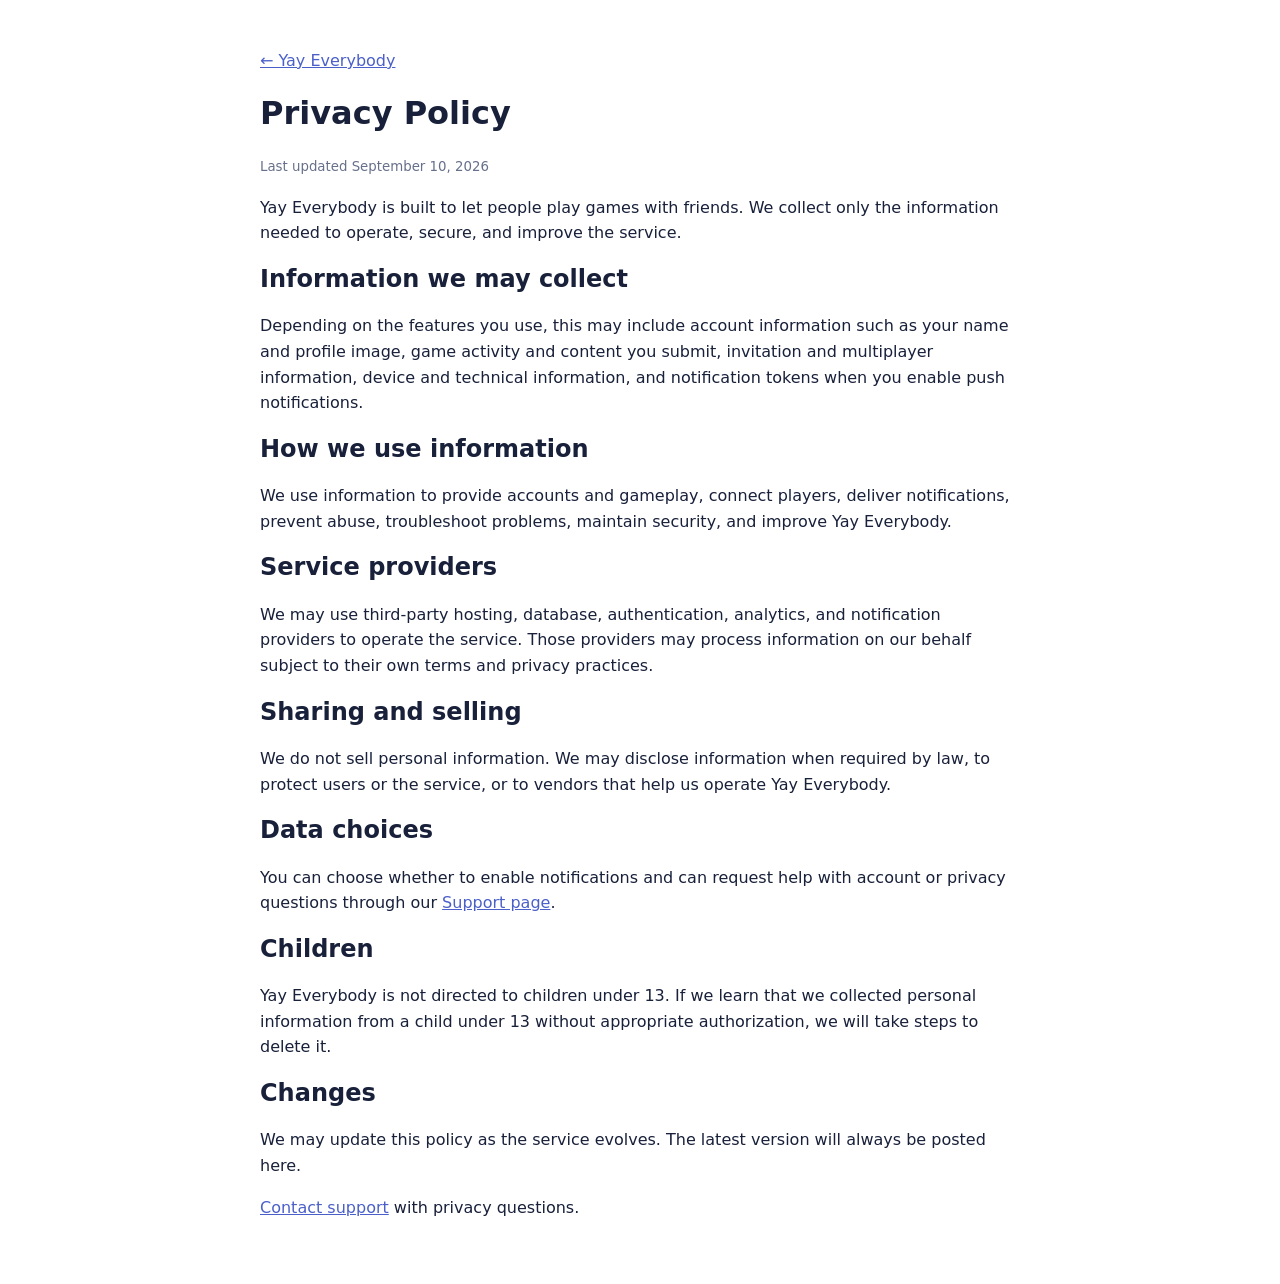
<file: site/privacy/index.html>
<!doctype html><html lang="en"><head><meta charset="utf-8"><meta name="viewport" content="width=device-width,initial-scale=1"><title>Privacy Policy | Yay Everybody</title><style>body{font-family:system-ui,-apple-system,BlinkMacSystemFont,"Segoe UI",sans-serif;max-width:760px;margin:0 auto;padding:48px 22px;line-height:1.6;color:#18203a}a{color:#4b5fc9}h1,h2{line-height:1.15}small{color:#67708a}</style></head><body><a href="/">← Yay Everybody</a><h1>Privacy Policy</h1><small>Last updated September 10, 2026</small><p>Yay Everybody is built to let people play games with friends. We collect only the information needed to operate, secure, and improve the service.</p><h2>Information we may collect</h2><p>Depending on the features you use, this may include account information such as your name and profile image, game activity and content you submit, invitation and multiplayer information, device and technical information, and notification tokens when you enable push notifications.</p><h2>How we use information</h2><p>We use information to provide accounts and gameplay, connect players, deliver notifications, prevent abuse, troubleshoot problems, maintain security, and improve Yay Everybody.</p><h2>Service providers</h2><p>We may use third-party hosting, database, authentication, analytics, and notification providers to operate the service. Those providers may process information on our behalf subject to their own terms and privacy practices.</p><h2>Sharing and selling</h2><p>We do not sell personal information. We may disclose information when required by law, to protect users or the service, or to vendors that help us operate Yay Everybody.</p><h2>Data choices</h2><p>You can choose whether to enable notifications and can request help with account or privacy questions through our <a href="/support/">Support page</a>.</p><h2>Children</h2><p>Yay Everybody is not directed to children under 13. If we learn that we collected personal information from a child under 13 without appropriate authorization, we will take steps to delete it.</p><h2>Changes</h2><p>We may update this policy as the service evolves. The latest version will always be posted here.</p><p><a href="/support/">Contact support</a> with privacy questions.</p></body></html>
</file>
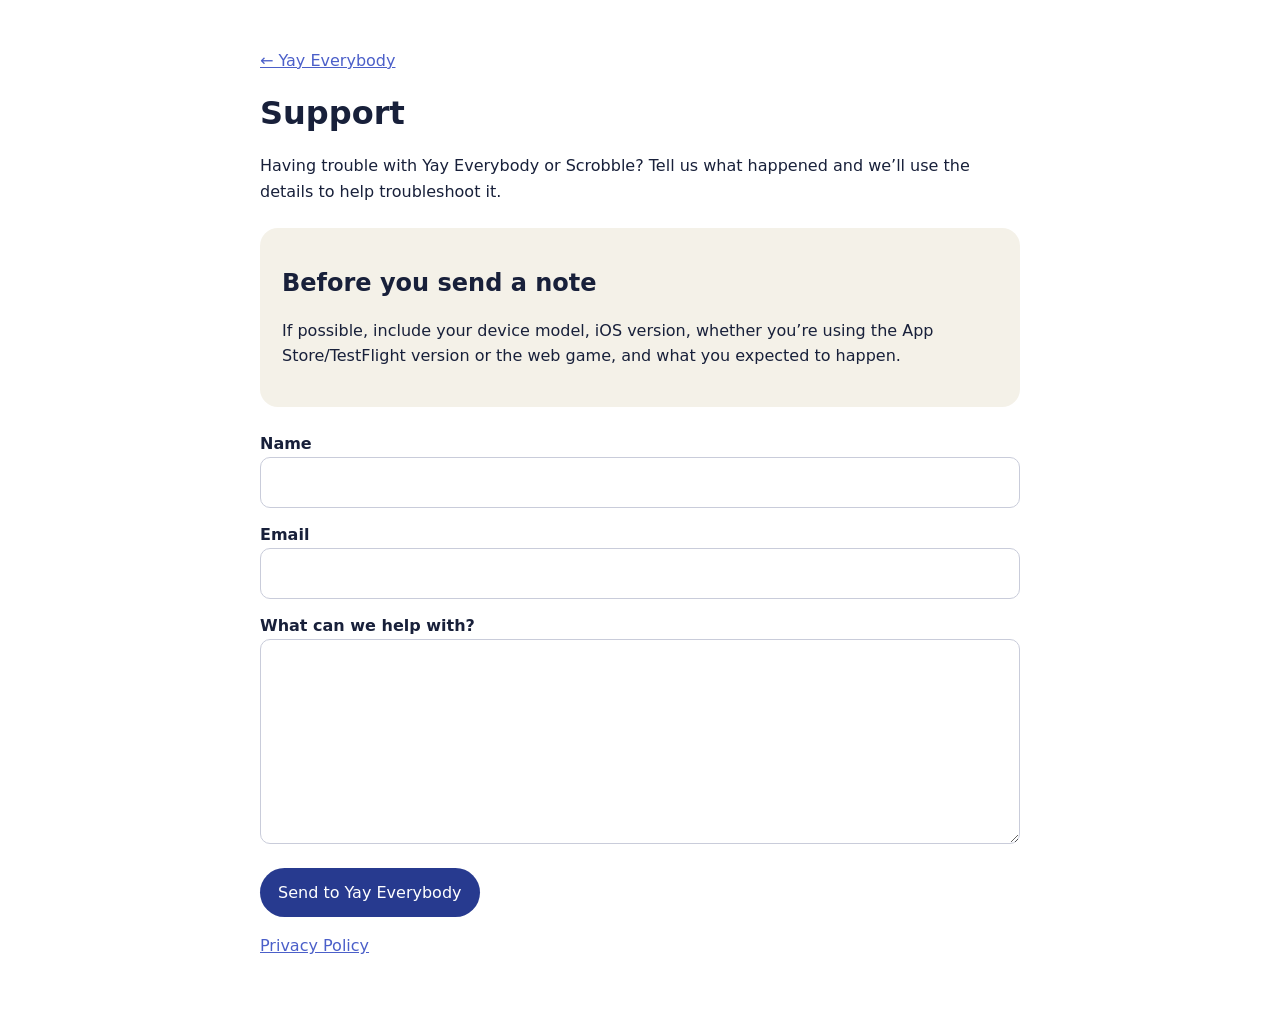
<file: site/support/index.html>
<!doctype html><html lang="en"><head><meta charset="utf-8"><meta name="viewport" content="width=device-width,initial-scale=1"><title>Support | Yay Everybody</title><style>body{font-family:system-ui,-apple-system,BlinkMacSystemFont,"Segoe UI",sans-serif;max-width:760px;margin:0 auto;padding:48px 22px;line-height:1.6;color:#18203a}a{color:#4b5fc9}h1,h2{line-height:1.15}.card{background:#f4f1e8;border-radius:18px;padding:22px;margin:24px 0}label{display:block;font-weight:700;margin-top:14px}input,textarea{width:100%;box-sizing:border-box;padding:12px;border:1px solid #c9ccda;border-radius:10px;font:inherit}button{margin-top:16px;padding:12px 18px;border:0;border-radius:999px;background:#273a8f;color:#fff;font-weight:700;font:inherit;cursor:pointer}</style></head><body><a href="/">← Yay Everybody</a><h1>Support</h1><p>Having trouble with Yay Everybody or Scrobble? Tell us what happened and we’ll use the details to help troubleshoot it.</p><div class="card"><h2>Before you send a note</h2><p>If possible, include your device model, iOS version, whether you’re using the App Store/TestFlight version or the web game, and what you expected to happen.</p></div><form name="support" method="POST" data-netlify="true"><input type="hidden" name="form-name" value="support"><label for="name">Name</label><input id="name" name="name" required><label for="email">Email</label><input id="email" name="email" type="email" required><label for="message">What can we help with?</label><textarea id="message" name="message" rows="7" required></textarea><button type="submit">Send to Yay Everybody</button></form><p><a href="/privacy/">Privacy Policy</a></p></body></html>
</file>
